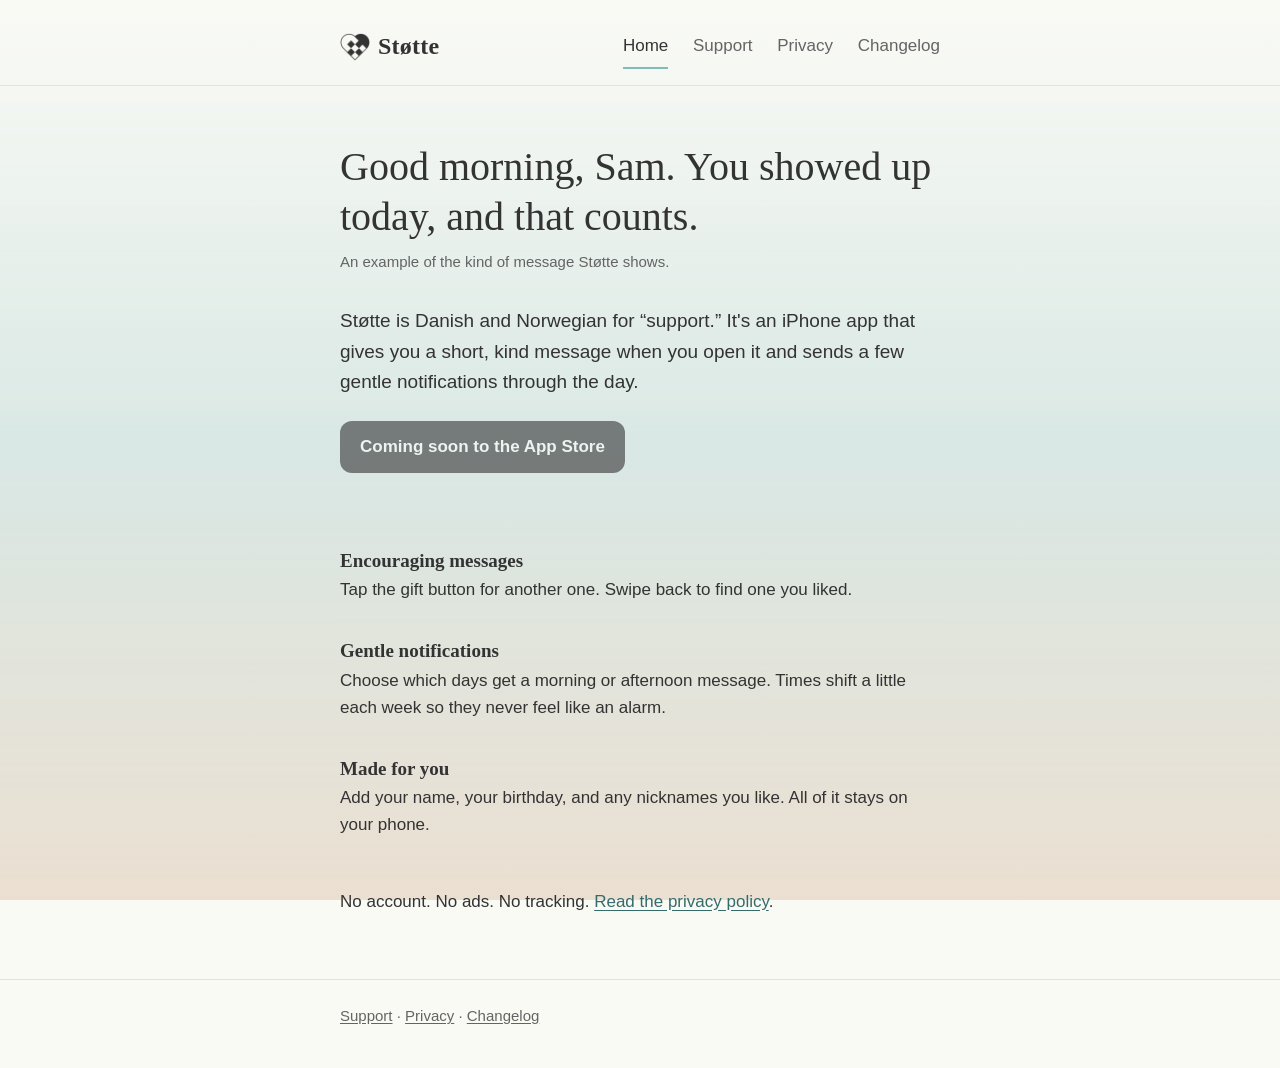
<file: index.html>
<!DOCTYPE html>
<html lang="en">
<head>
  <meta charset="utf-8">
  <meta name="viewport" content="width=device-width, initial-scale=1, viewport-fit=cover">
  <title>Støtte: a small daily encouragement for iPhone</title>
  <meta name="description" content="Støtte shows you an encouraging message and sends gentle notifications through the day. No account, no tracking.">
  <meta name="color-scheme" content="light dark">
  <link rel="icon" href="/favicon.svg" type="image/svg+xml">
  <link rel="icon" href="/favicon.ico" sizes="48x48">
  <link rel="apple-touch-icon" href="/apple-touch-icon.png">
  <link rel="stylesheet" href="/style.css">
</head>
<body>
  <header class="site">
    <div class="wrap">
      <a class="wordmark" href="/"><span class="logo" aria-hidden="true"></span>Støtte</a>
      <nav aria-label="Main">
        <a href="/" aria-current="page">Home</a>
        <a href="/support/">Support</a>
        <a href="/privacy/">Privacy</a>
        <a href="/changelog/">Changelog</a>
      </nav>
    </div>
  </header>

  <main class="wrap">
    <section class="hero">
      <!-- TODO: swap in a real message from the app so the page shows what you'll actually get. -->
      <p class="sample">Good morning, Sam. You showed up today, and that counts.</p>
      <p class="sample-note">An example of the kind of message Støtte shows.</p>

      <p class="lede">Støtte is Danish and Norwegian for “support.” It's an iPhone app that gives you a short, kind message when you open it and sends a few gentle notifications through the day.</p>

      <!-- TODO: when live, replace with the official App Store badge linking to your app. -->
      <a class="store" href="#" aria-disabled="true" tabindex="-1">Coming soon to the App Store</a>
    </section>

    <!-- TODO: add 2–3 screenshots to /images/ and uncomment.
    <div class="shots">
      <img src="/images/home.png" alt="Støtte home screen showing an encouraging message" width="300" height="650">
      <img src="/images/notification.png" alt="A Støtte notification on the lock screen" width="300" height="650">
    </div>
    -->

    <ul class="features">
      <li>
        <strong>Encouraging messages</strong>
        Tap the gift button for another one. Swipe back to find one you liked.
      </li>
      <li>
        <strong>Gentle notifications</strong>
        Choose which days get a morning or afternoon message. Times shift a little each week so they never feel like an alarm.
      </li>
      <li>
        <strong>Made for you</strong>
        Add your name, your birthday, and any nicknames you like. All of it stays on your phone.
      </li>
    </ul>

    <p>No account. No ads. No tracking. <a href="/privacy/">Read the privacy policy</a>.</p>
  </main>

  <footer class="site">
    <div class="wrap">
      <a href="/support/">Support</a> · <a href="/privacy/">Privacy</a> · <a href="/changelog/">Changelog</a>
    </div>
  </footer>
</body>
</html>
</file>
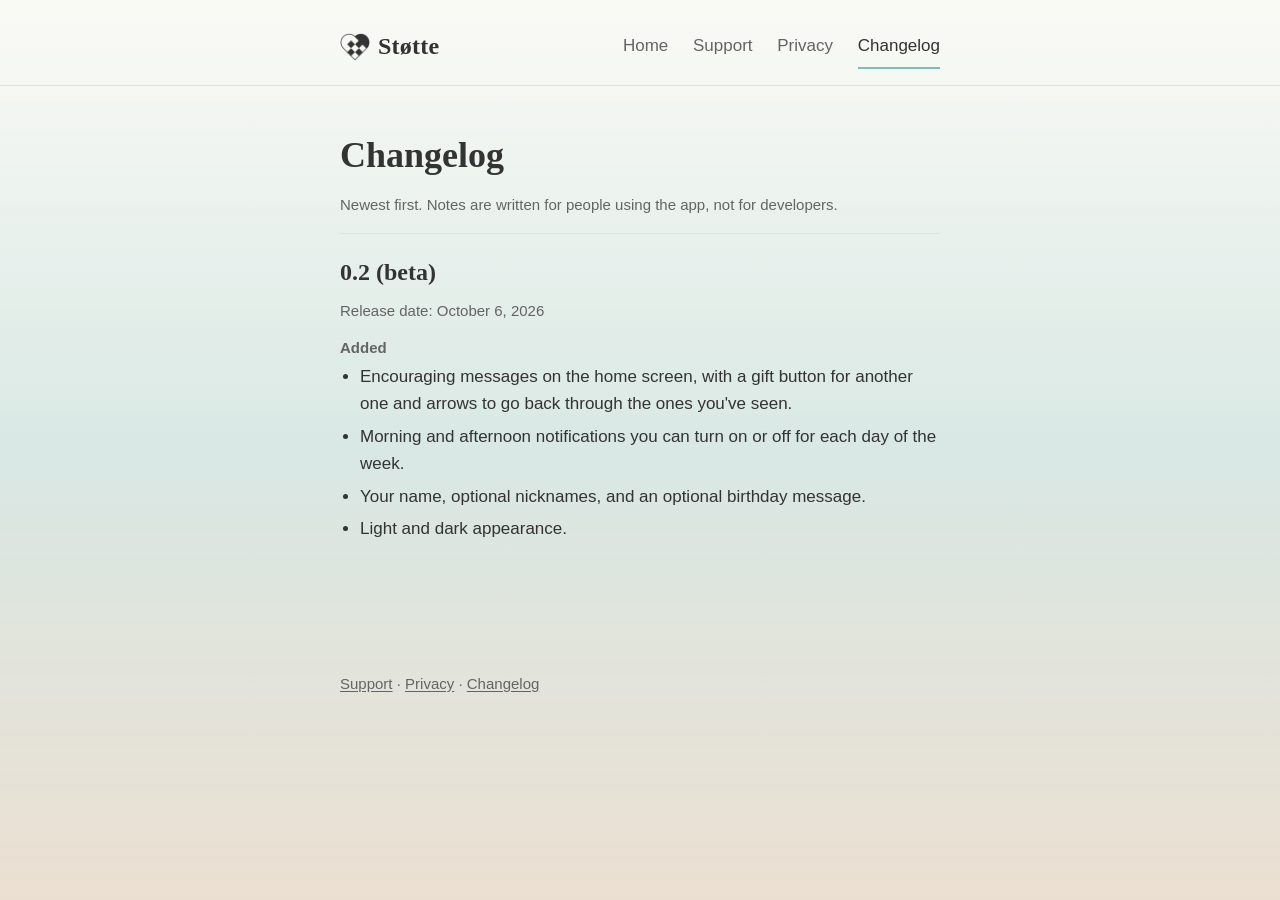
<file: changelog/index.html>
<!DOCTYPE html>
<html lang="en">
<head>
  <meta charset="utf-8">
  <meta name="viewport" content="width=device-width, initial-scale=1, viewport-fit=cover">
  <title>Støtte changelog</title>
  <meta name="description" content="What's new in each version of Støtte.">
  <meta name="color-scheme" content="light dark">
  <link rel="icon" href="/favicon.svg" type="image/svg+xml">
  <link rel="icon" href="/favicon.ico" sizes="48x48">
  <link rel="apple-touch-icon" href="/apple-touch-icon.png">
  <link rel="stylesheet" href="/style.css">
</head>
<body>
  <header class="site">
    <div class="wrap">
      <a class="wordmark" href="/"><span class="logo" aria-hidden="true"></span>Støtte</a>
      <nav aria-label="Main">
        <a href="/">Home</a>
        <a href="/support/">Support</a>
        <a href="/privacy/">Privacy</a>
        <a href="/changelog/" aria-current="page">Changelog</a>
      </nav>
    </div>
  </header>

  <main class="wrap">
    <h1>Changelog</h1>
    <p class="meta">Newest first. Notes are written for people using the app, not for developers.</p>

    <!-- To add a release: copy a whole <section class="release"> block, paste it ABOVE the previous one,
         and edit the version, date, and bullets. Delete any Added/Changed/Fixed group you don't need. -->

    <section class="release">
      <h2>0.2 (beta)</h2>
      <p class="meta">Release date: October 6, 2026</p>
      <h3>Added</h3>
      <ul>
        <li>Encouraging messages on the home screen, with a gift button for another one and arrows to go back through the ones you've seen.</li>
        <li>Morning and afternoon notifications you can turn on or off for each day of the week.</li>
        <li>Your name, optional nicknames, and an optional birthday message.</li>
        <li>Light and dark appearance.</li>
      </ul>
    </section>
  </main>

  <footer class="site">
    <div class="wrap">
      <a href="/support/">Support</a> · <a href="/privacy/">Privacy</a> · <a href="/changelog/">Changelog</a>
    </div>
  </footer>
</body>
</html>
</file>
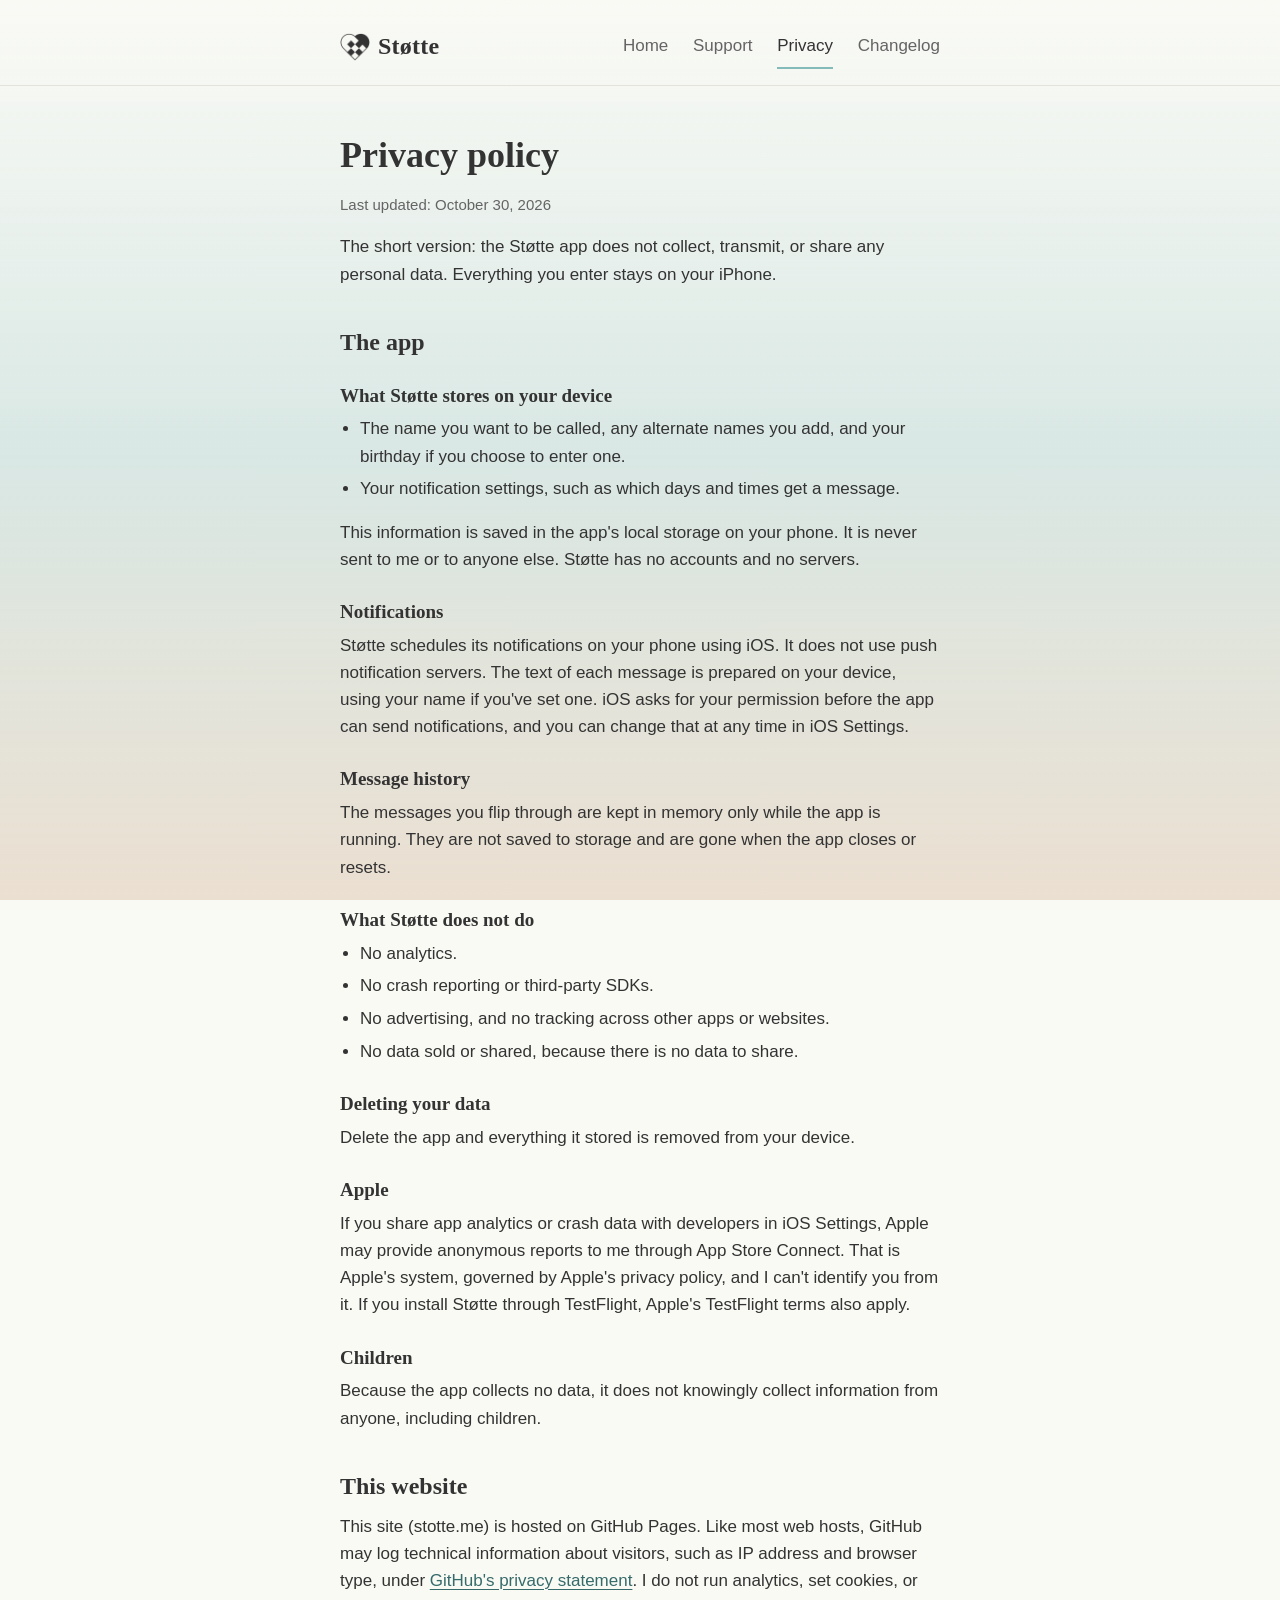
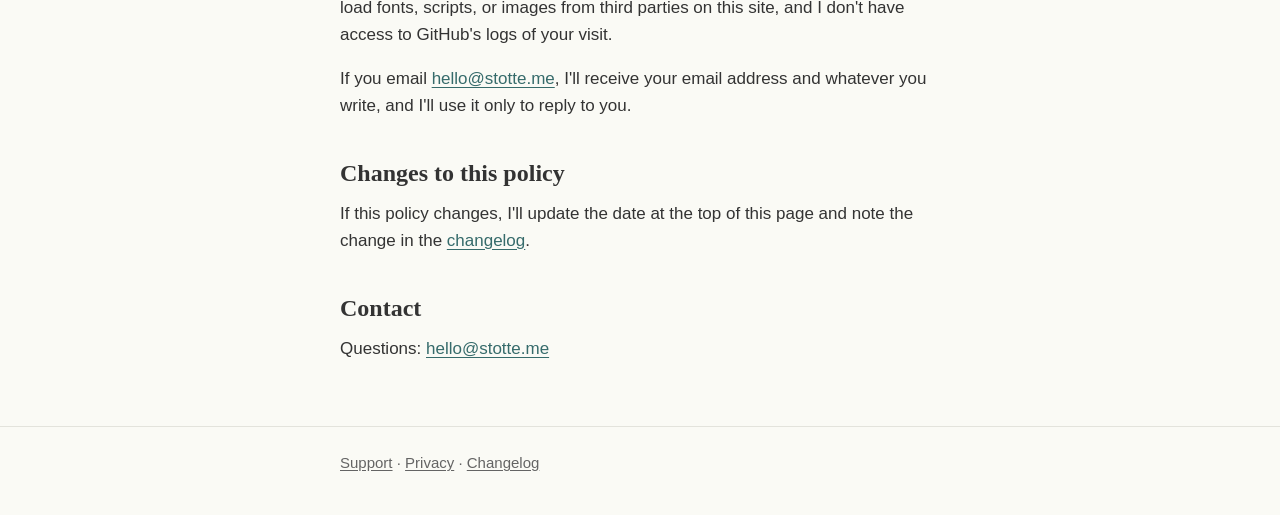
<file: privacy/index.html>
<!DOCTYPE html>
<html lang="en">
<head>
  <meta charset="utf-8">
  <meta name="viewport" content="width=device-width, initial-scale=1, viewport-fit=cover">
  <title>Støtte privacy policy</title>
  <meta name="description" content="Støtte collects no data. Everything stays on your device.">
  <meta name="color-scheme" content="light dark">
  <link rel="icon" href="/favicon.svg" type="image/svg+xml">
  <link rel="icon" href="/favicon.ico" sizes="48x48">
  <link rel="apple-touch-icon" href="/apple-touch-icon.png">
  <link rel="stylesheet" href="/style.css">
</head>
<body>
  <header class="site">
    <div class="wrap">
      <a class="wordmark" href="/"><span class="logo" aria-hidden="true"></span>Støtte</a>
      <nav aria-label="Main">
        <a href="/">Home</a>
        <a href="/support/">Support</a>
        <a href="/privacy/" aria-current="page">Privacy</a>
        <a href="/changelog/">Changelog</a>
      </nav>
    </div>
  </header>

  <main class="wrap">
    <h1>Privacy policy</h1>
    <p class="meta">Last updated: October 30, 2026</p>

    <p>The short version: the Støtte app does not collect, transmit, or share any personal data. Everything you enter stays on your iPhone.</p>

    <h2>The app</h2>

    <h3>What Støtte stores on your device</h3>
    <ul>
      <li>The name you want to be called, any alternate names you add, and your birthday if you choose to enter one.</li>
      <li>Your notification settings, such as which days and times get a message.</li>
    </ul>
    <p>This information is saved in the app's local storage on your phone. It is never sent to me or to anyone else. Støtte has no accounts and no servers.</p>

    <h3>Notifications</h3>
    <p>Støtte schedules its notifications on your phone using iOS. It does not use push notification servers. The text of each message is prepared on your device, using your name if you've set one. iOS asks for your permission before the app can send notifications, and you can change that at any time in iOS Settings.</p>

    <h3>Message history</h3>
    <p>The messages you flip through are kept in memory only while the app is running. They are not saved to storage and are gone when the app closes or resets.</p>

    <h3>What Støtte does not do</h3>
    <ul>
      <li>No analytics.</li>
      <li>No crash reporting or third-party SDKs.</li>
      <li>No advertising, and no tracking across other apps or websites.</li>
      <li>No data sold or shared, because there is no data to share.</li>
    </ul>
    <!-- TODO: only keep the list above if every line is true of the shipped build. -->

    <h3>Deleting your data</h3>
    <p>Delete the app and everything it stored is removed from your device.</p>

    <h3>Apple</h3>
    <p>If you share app analytics or crash data with developers in iOS Settings, Apple may provide anonymous reports to me through App Store Connect. That is Apple's system, governed by Apple's privacy policy, and I can't identify you from it. If you install Støtte through TestFlight, Apple's TestFlight terms also apply.</p>

    <h3>Children</h3>
    <p>Because the app collects no data, it does not knowingly collect information from anyone, including children.</p>

    <h2>This website</h2>
    <p>This site (stotte.me) is hosted on GitHub Pages. Like most web hosts, GitHub may log technical information about visitors, such as IP address and browser type, under <a href="https://docs.github.com/en/site-policy/privacy-policies/github-general-privacy-statement">GitHub's privacy statement</a>. I do not run analytics, set cookies, or load fonts, scripts, or images from third parties on this site, and I don't have access to GitHub's logs of your visit.</p>
    <p>If you email <a href="mailto:hello@stotte.me">hello@stotte.me</a>, I'll receive your email address and whatever you write, and I'll use it only to reply to you.</p>

    <h2>Changes to this policy</h2>
    <p>If this policy changes, I'll update the date at the top of this page and note the change in the <a href="/changelog/">changelog</a>.</p>

    <h2>Contact</h2>
    <p>Questions: <a href="mailto:hello@stotte.me">hello@stotte.me</a></p>
  </main>

  <footer class="site">
    <div class="wrap">
      <a href="/support/">Support</a> · <a href="/privacy/">Privacy</a> · <a href="/changelog/">Changelog</a>
    </div>
  </footer>
</body>
</html>
</file>
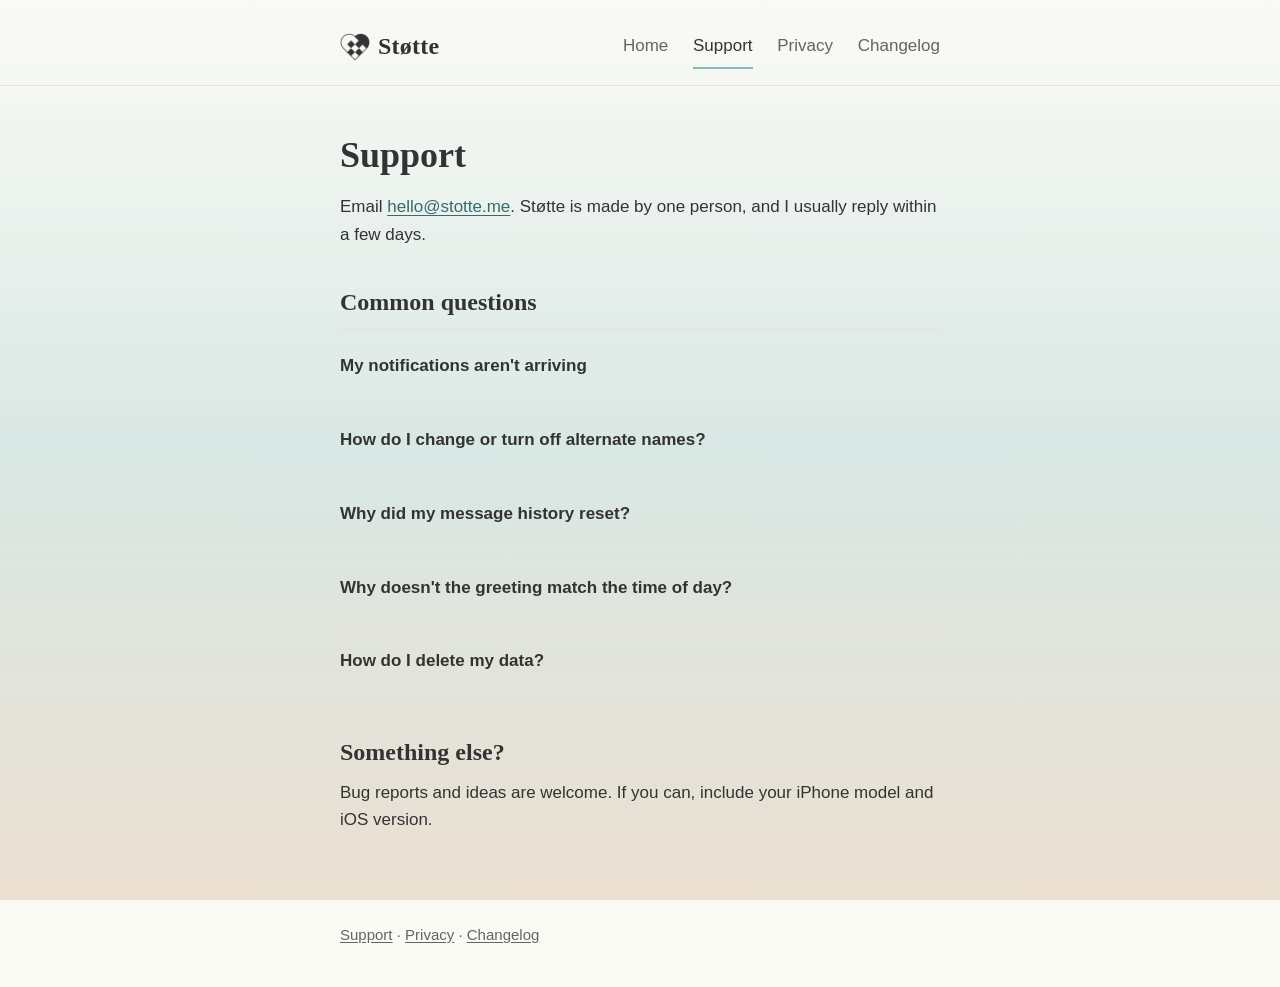
<file: support/index.html>
<!DOCTYPE html>
<html lang="en">
<head>
  <meta charset="utf-8">
  <meta name="viewport" content="width=device-width, initial-scale=1, viewport-fit=cover">
  <title>Støtte support</title>
  <meta name="description" content="Help with Støtte: notifications, names, history, and how to contact us.">
  <meta name="color-scheme" content="light dark">
  <link rel="icon" href="/favicon.svg" type="image/svg+xml">
  <link rel="icon" href="/favicon.ico" sizes="48x48">
  <link rel="apple-touch-icon" href="/apple-touch-icon.png">
  <link rel="stylesheet" href="/style.css">
</head>
<body>
  <header class="site">
    <div class="wrap">
      <a class="wordmark" href="/"><span class="logo" aria-hidden="true"></span>Støtte</a>
      <nav aria-label="Main">
        <a href="/">Home</a>
        <a href="/support/" aria-current="page">Support</a>
        <a href="/privacy/">Privacy</a>
        <a href="/changelog/">Changelog</a>
      </nav>
    </div>
  </header>

  <main class="wrap">
    <h1>Support</h1>
    <p>Email <a href="mailto:hello@stotte.me">hello@stotte.me</a>. Støtte is made by one person, and I usually reply within a few days.</p>
    <!-- TODO: edit the response-time sentence to match what you'll really deliver. -->

    <h2>Common questions</h2>

    <details>
      <summary>My notifications aren't arriving</summary>
      <p>Check these in order:</p>
      <ol>
        <li>In iOS Settings → Notifications → Støtte, make sure notifications are allowed.</li>
        <li>In Støtte, tap the bell and confirm notifications are on and at least one day has morning or afternoon turned on.</li>
        <li>Check whether a Focus mode (Do Not Disturb, Sleep, and so on) is silencing the app.</li>
        <li>Open Støtte once. It refreshes your upcoming notifications every time you open it, so it's worth opening the app at least every week or two.</li>
      </ol>
    </details>

    <details>
      <summary>How do I change or turn off alternate names?</summary>
      <p>Open Settings (the gear), then Alternative Names. You can switch individual names on or off, add your own, or use the master switch to turn all of them off. Turning the master switch off keeps your choices, so they're there when you switch it back on.</p>
    </details>

    <details>
      <summary>Why did my message history reset?</summary>
      <p>If you've been away from the app for more than 15 minutes, Støtte starts fresh with a new greeting. Message history only lives in memory while the app is running; it isn't saved, and that's on purpose.</p>
    </details>

    <details>
      <summary>Why doesn't the greeting match the time of day?</summary>
      <p>The greeting is chosen when you open the app, and it refreshes after you've been away. If you leave the app open across the morning-to-afternoon boundary, it will update the next time you come back to it.</p>
    </details>

    <details>
      <summary>How do I delete my data?</summary>
      <p>Everything Støtte stores (your name, birthday, and settings) lives only on your phone. Deleting the app removes all of it. There's nothing on a server to delete.</p>
    </details>

    <h2>Something else?</h2>
    <p>Bug reports and ideas are welcome. If you can, include your iPhone model and iOS version.</p>
  </main>

  <footer class="site">
    <div class="wrap">
      <a href="/support/">Support</a> · <a href="/privacy/">Privacy</a> · <a href="/changelog/">Changelog</a>
    </div>
  </footer>
</body>
</html>
</file>
<file: style.css>
/* Støtte site — one stylesheet, no build step, no external requests.
   Colors mirror Stotte/Utilities/ColorPalette.swift in the app.
   --muted and --link are the app's secondary text and teal darkened (same
   hue) so they keep 4.5:1 contrast over the gradient; --accent stays the
   app's exact teal. */

:root {
  --bg: #fafaf5;      /* lightBackground */
  --surface: #f2f2ed; /* lightSecondaryBackground */
  --ink: #333333;     /* lightText */
  --muted: #646464;   /* lightSecondaryText, darkened */
  --accent: #85baba;  /* lightAccent */
  --link: #366b6b;
  --rule: #e3e3dc;
  /* homeBackgroundGradient stops: accent at 28%, secondary accent at 45% */
  --glow-1: rgb(133 186 186 / 0.28);
  --glow-2: rgb(217 191 166 / 0.45);

  --serif: "Iowan Old Style", "Palatino Linotype", Palatino, Georgia, serif;
  --sans: -apple-system, BlinkMacSystemFont, "Segoe UI", Roboto, "Helvetica Neue", Arial, sans-serif;

  box-sizing: border-box;
  padding-top: env(safe-area-inset-top, 0px);
  padding-bottom: env(safe-area-inset-bottom, 0px);
}

@media (prefers-color-scheme: dark) {
  :root {
    --bg: #1f2126;      /* darkBackground */
    --surface: #2e3036; /* darkSecondaryBackground */
    --ink: #f2f2ed;     /* darkText */
    --muted: #b7b7b7;   /* darkSecondaryText, lightened */
    --accent: #99c7c7;  /* darkAccent */
    --link: #99c7c7;
    --rule: #383a40;
    --glow-1: rgb(153 199 199 / 0.22);
    --glow-2: rgb(191 173 148 / 0.28);
  }
}

*, *::before, *::after { box-sizing: border-box; }

html { -webkit-text-size-adjust: 100%; }

body {
  margin: 0;
  background: var(--bg);
  color: var(--ink);
  font-family: var(--sans);
  font-size: 1.0625rem;
  line-height: 1.6;
}

/* The app's home backdrop, pinned to the window so it runs from the top
   of the screen to the bottom while the page scrolls over it. */
body::before {
  content: "";
  position: fixed;
  inset: 0;
  z-index: -1;
  background: linear-gradient(to bottom, var(--bg), var(--glow-1), var(--glow-2));
}

.wrap {
  max-width: 40rem;
  margin: 0 auto;
  padding: 0 1.25rem;
}

/* Header and footer */
header.site {
  padding: 1.5rem 0 1rem;
  border-bottom: 1px solid var(--rule);
}
header.site .wrap {
  display: flex;
  flex-wrap: wrap;
  align-items: center;
  justify-content: space-between;
  gap: 0.5rem 1.5rem;
}
.wordmark {
  display: inline-flex;
  align-items: center;
  gap: 0.5rem;
  font-family: var(--serif);
  font-size: 1.5rem;
  font-weight: 600;
  letter-spacing: 0.01em;
  color: var(--ink);
  text-decoration: none;
}
/* The logo PNG is used as a mask so it takes the ink color in light and dark mode. */
.wordmark .logo {
  width: 1.25em;
  height: 1.25em;
  flex-shrink: 0;
  background-color: currentColor;
  -webkit-mask: url(/logo-mark.png) center / contain no-repeat;
  mask: url(/logo-mark.png) center / contain no-repeat;
}
nav a {
  color: var(--muted);
  text-decoration: none;
  margin-left: 1.25rem;
  padding: 0.5rem 0;
  display: inline-block;
}
nav a:first-child { margin-left: 0; }
nav a:hover { color: var(--ink); }
nav a[aria-current="page"] {
  color: var(--ink);
  border-bottom: 2px solid var(--accent);
}

footer.site {
  margin-top: 4rem;
  padding: 1.5rem 0 2.5rem;
  border-top: 1px solid var(--rule);
  color: var(--muted);
  font-size: 0.9375rem;
}
footer.site a { color: var(--muted); }

/* Type */
h1, h2, h3 {
  font-family: var(--serif);
  line-height: 1.2;
  font-weight: 600;
}
h1 { font-size: 2.25rem; margin: 3rem 0 1rem; }
h2 { font-size: 1.5rem; margin: 2.5rem 0 0.75rem; }
h3 { font-size: 1.1875rem; margin: 1.75rem 0 0.5rem; }
p, ul, ol { margin: 0 0 1rem; }
ul, ol { padding-left: 1.25rem; }
li { margin-bottom: 0.35rem; }

a { color: var(--link); text-underline-offset: 0.15em; }
a:hover { text-decoration-thickness: 2px; }

:focus-visible {
  outline: 3px solid var(--link);
  outline-offset: 3px;
  border-radius: 2px;
}

.meta { color: var(--muted); font-size: 0.9375rem; }

/* Home */
.hero { padding: 3.5rem 0 1.5rem; }
.sample {
  font-family: var(--serif);
  font-size: clamp(1.75rem, 6vw, 2.5rem);
  line-height: 1.25;
  margin: 0 0 0.5rem;
}
.sample-note { color: var(--muted); font-size: 0.9375rem; margin-bottom: 2rem; }
.lede { font-size: 1.1875rem; }

.store {
  display: inline-block;
  margin: 0.5rem 0 0;
  padding: 0.75rem 1.25rem;
  min-height: 44px;
  background: var(--ink);
  color: var(--bg);
  border-radius: 0.75rem;
  text-decoration: none;
  font-weight: 600;
}
.store[aria-disabled="true"] { opacity: 0.6; cursor: default; }

.shots {
  display: flex;
  gap: 1rem;
  overflow-x: auto;
  margin: 2rem 0;
  padding-bottom: 0.5rem;
}
.shots img {
  height: 26rem;
  width: auto;
  border-radius: 1.5rem;
  border: 1px solid var(--rule);
  flex: 0 0 auto;
}

.features { list-style: none; padding: 0; margin: 2rem 0; }
.features li { padding: 1rem 0; border-top: 1px solid var(--rule); margin: 0; }
.features li:last-child { border-bottom: 1px solid var(--rule); }
.features strong { font-family: var(--serif); font-size: 1.1875rem; display: block; }

/* FAQ */
details { border-top: 1px solid var(--rule); padding: 0.9rem 0; }
details:last-of-type { border-bottom: 1px solid var(--rule); }
summary { cursor: pointer; font-weight: 600; min-height: 44px; display: flex; align-items: center; }
details[open] summary { margin-bottom: 0.5rem; }

/* Changelog */
.release { padding: 1.5rem 0; border-top: 1px solid var(--rule); }
.release h2 { margin-top: 0; }
.release h3 { font-family: var(--sans); font-size: 0.9375rem; color: var(--muted); font-weight: 600; margin: 1rem 0 0.35rem; }
</file>
